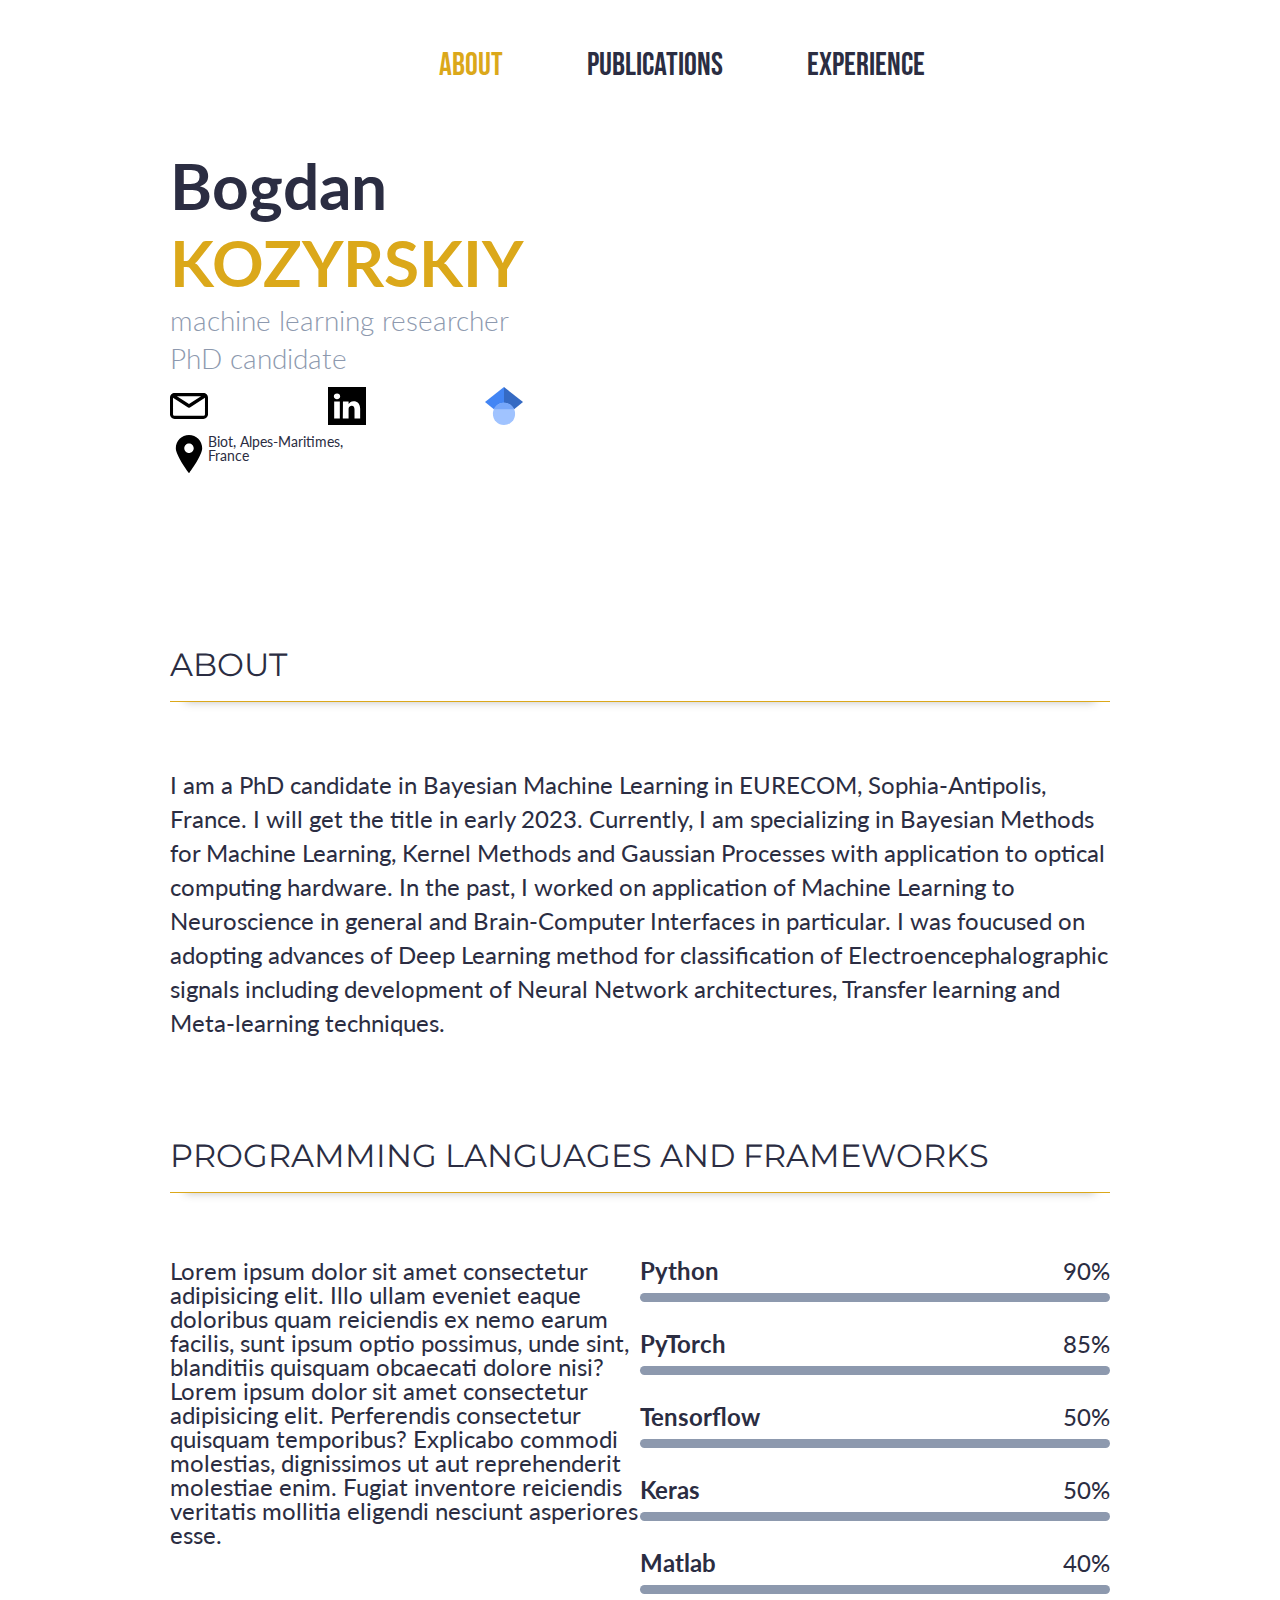
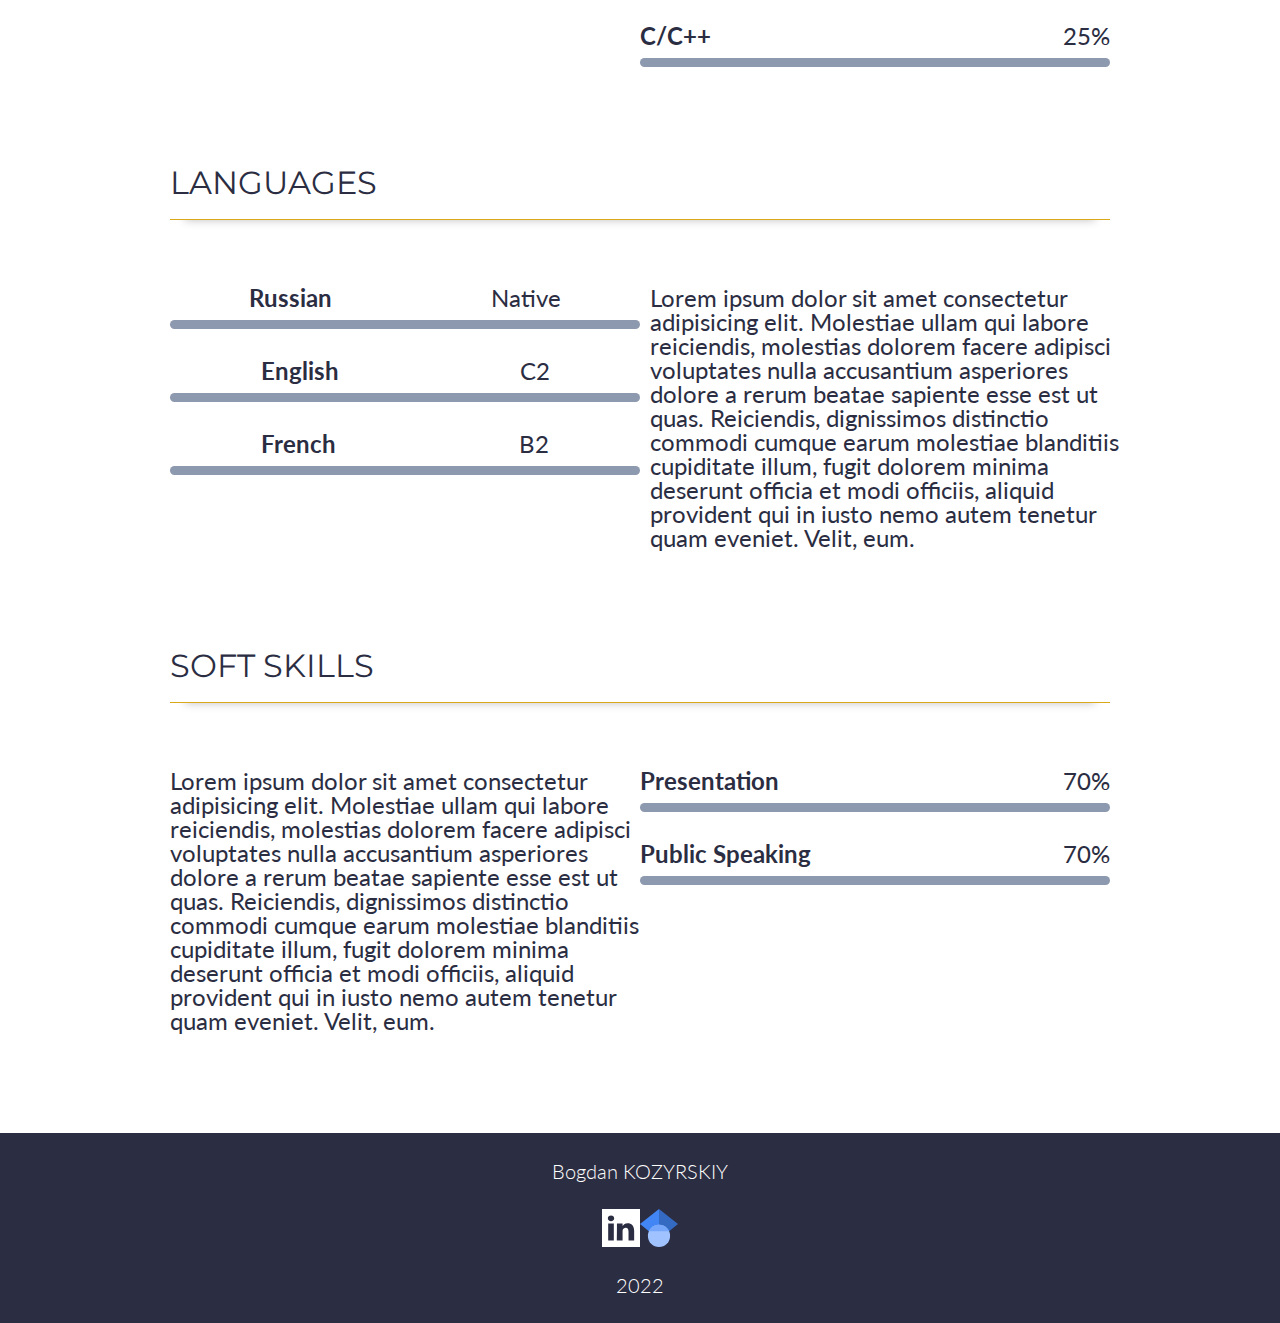
<file: index.html>
<!DOCTYPE html>
<html lang="en">

<head>
    <meta charset="UTF-8">
    <meta http-equiv="X-UA-Compatible" content="IE=edge">
    <meta name="viewport" content="width=device-width, initial-scale=1.0">
    <link rel="stylesheet" href="css/about.css">
    <link rel="shortcut icon" href="img/logo.svg" type="image/x-icon">
    <title>CV Kozyrskiy</title>
</head>

<body >
    <div class="container">
        <!-- NAVIGATION -->
        <nav class="nav">
            <ul class="nav-list">
                <li class="nav-item nav-item-about"><a href="index.html">ABOUT</a></li>
                <li class="nav-item"><a href="#">PUBLICATIONS</a></li>
                <li class="nav-item"><a href="#">EXPERIENCE</a></li>
            </ul>
        </nav>


        <!-- NAME & TAGS -->
        <section class="name-tag">
            <div class="name">Bogdan</div>
            <div class="surname">KOZYRSKIY</div>
            <div class="occupation">machine learning researcher<br>PhD candidate</div>
            <ul class="name-tag-contact">
                <li class="name-tag-mail"><a href="mailto:kozyrskiy@gmail.com" target="_blank"><img
                            src="img/email-svgrepo-com.svg" class='img-name-mail' alt="mail"></a></li>
                <li class="name-tag-linked"><a href="https://www.linkedin.com/in/bogdan-kozyrskiy-075293136/" target="_blank"><img
                            src="img/linkedin-svgrepo-com.svg" alt="linkedIn"></a></li>
                <li class="name-tag-google"><a href="https://scholar.google.com/citations?user=jk3GAs4AAAAJ&hl=ru" target="_blank"><img
                            src="img/Google_Scholar_logo.svg" alt="google-scholar"></a></li>
            </ul>
            <div class="location">
                <img src="img/location-sign-svgrepo-com.svg" alt="location" class="name-location">
                <p> Biot, Alpes-Maritimes,<br>France</p>
            </div>
        </section>

        <!-- ABOUT -->
        <section class="about">
            <h2 class="about-head">ABOUT</h2>
            <p>I am a PhD candidate in Bayesian Machine Learning in EURECOM, Sophia-Antipolis, France. I will get the title in early 2023. Currently, I am specializing in Bayesian Methods for Machine Learning, Kernel Methods and Gaussian Processes with application to optical computing hardware. In the past, I worked on  application of Machine Learning to Neuroscience in general and Brain-Computer Interfaces in particular. I was foucused on adopting  advances of Deep Learning method for classification of Electroencephalographic signals including development of Neural Network architectures, Transfer learning and Meta-learning techniques. </p>
        </section>

        <!-- PROGRAMMING -->
        <section class="programm">
            <h2>PROGRAMMING LANGUAGES AND FRAMEWORKS</h2>
            <div class="prog-grid">
                <div class="prog-text">Lorem ipsum dolor sit amet consectetur adipisicing elit. Illo ullam eveniet eaque doloribus quam reiciendis ex nemo earum facilis, sunt ipsum optio possimus, unde sint, blanditiis quisquam obcaecati dolore nisi? Lorem ipsum dolor sit amet consectetur adipisicing elit. Perferendis consectetur quisquam temporibus? Explicabo commodi molestias, dignissimos ut aut reprehenderit molestiae enim. Fugiat inventore reiciendis veritatis mollitia eligendi nesciunt asperiores esse.</div>
                <div class="prog-lang">
                    <div class="skills">
                        <div class="details">
                            <span class="bold">Python</span>
                            <span>90%</span>
                        </div>
                        <div class="bar">
                            <div id="python-bar"></div>
                        </div>
                    </div>
                    <div class="skills">
                        <div class="details">
                            <span class="bold">PyTorch</span>
                            <span>85%</span>
                        </div>
                        <div class="bar">
                            <div id="pytorch-bar"></div>
                        </div>
                    </div>
                    <div class="skills">
                        <div class="details">
                            <span class="bold">Tensorflow</span>
                            <span>50%</span>
                        </div>
                        <div class="bar">
                            <div id="tensorflow-bar"></div>
                        </div>
                    </div>
                    <div class="skills">
                        <div class="details">
                            <span class="bold">Keras</span>
                            <span>50%</span>
                        </div>
                        <div class="bar">
                            <div id="keras-bar"></div>
                        </div>
                    </div>
                    <div class="skills">
                        <div class="details">
                            <span class="bold">Matlab</span>
                            <span>40%</span>
                        </div>
                        <div class="bar">
                            <div id="matlab-bar"></div>
                        </div>
                    </div>
                    <div class="skills">
                        <div class="details">
                            <span class="bold">C/C++</span>
                            <span>25%</span>
                        </div>
                        <div class="bar">
                            <div id="c-bar"></div>
                        </div>
                    </div>
                </div>
            </div>
        </section>

        <!-- LANGUAGES -->
        <section class="languages">
            <h2>LANGUAGES</h2>
            <div class="lang-grid">
                <div class="lang-lang">
                    <div class="skills">
                        <div class="details">
                            <span class="bold">Russian</span>
                            <span>Native</span>
                        </div>
                        <div class="bar">
                            <div id="russian-bar"></div>
                        </div>
                    </div>
                    <div class="skills">
                        <div class="details">
                            <span class="bold">English</span>
                            <span>C2</span>
                        </div>
                        <div class="bar">
                            <div id="english-bar"></div>
                        </div>
                    </div>
                    <div class="skills">
                        <div class="details">
                            <span class="bold">French</span>
                            <span>B2</span>
                        </div>
                        <div class="bar">
                            <div id="french-bar"></div>
                        </div>
                    </div>
                </div>
                <div class="lang-text">
                    Lorem ipsum dolor sit amet consectetur adipisicing elit. Molestiae ullam qui labore reiciendis, molestias dolorem facere adipisci voluptates nulla accusantium asperiores dolore a rerum beatae sapiente esse est ut quas.
                    Reiciendis, dignissimos distinctio commodi cumque earum molestiae blanditiis cupiditate illum, fugit dolorem minima deserunt officia et modi officiis, aliquid provident qui in iusto nemo autem tenetur quam eveniet. Velit, eum.
                </div>
            </div>
        </section>

        <!-- SOFT SKILL -->
        <section class="soft">
            <h2>SOFT SKILLS</h2>
            <div class="soft-grid">
                <div class="soft-text">
                    Lorem ipsum dolor sit amet consectetur adipisicing elit. Molestiae ullam qui labore reiciendis, molestias dolorem facere adipisci voluptates nulla accusantium asperiores dolore a rerum beatae sapiente esse est ut quas.
                    Reiciendis, dignissimos distinctio commodi cumque earum molestiae blanditiis cupiditate illum, fugit dolorem minima deserunt officia et modi officiis, aliquid provident qui in iusto nemo autem tenetur quam eveniet. Velit, eum.
                </div>
                <div class="soft-lang">
                    <div class="skills">
                        <div class="details">
                            <span class="bold">Presentation </span>
                            <span>70%</span>
                        </div>
                        <div class="bar">
                            <div id="presentation-bar"></div>
                        </div>
                    </div>
                    <div class="skills">
                        <div class="details">
                            <span class="bold">Public Speaking</span>
                            <span>70%</span>
                        </div>
                        <div class="bar">
                            <div id="public-bar"></div>
                        </div>
                    </div>
                </div>
            </div>
        </section>

       
    </div> 
    <!-- BOTTOM -->
        <footer class="bottom">
            <p>Bogdan KOZYRSKIY</p>
            <ul class="bottom-contact">
                <li><a href="https://www.linkedin.com/in/bogdan-kozyrskiy-075293136/" target="_blank"><img
                            src="img/linkedin-svgrepo-com.svg" alt="linkedIn" class="bottom-linked"></a></li>
                <li ><a href="https://scholar.google.com/citations?user=jk3GAs4AAAAJ&hl=ru" target="_blank"><img
                            src="img/Google_Scholar_logo.svg" class="bottom-google" alt="google-scholar"></a></li>
            </ul>
            <p>2022</p>
        </footer>
</body>

</html>
</file>
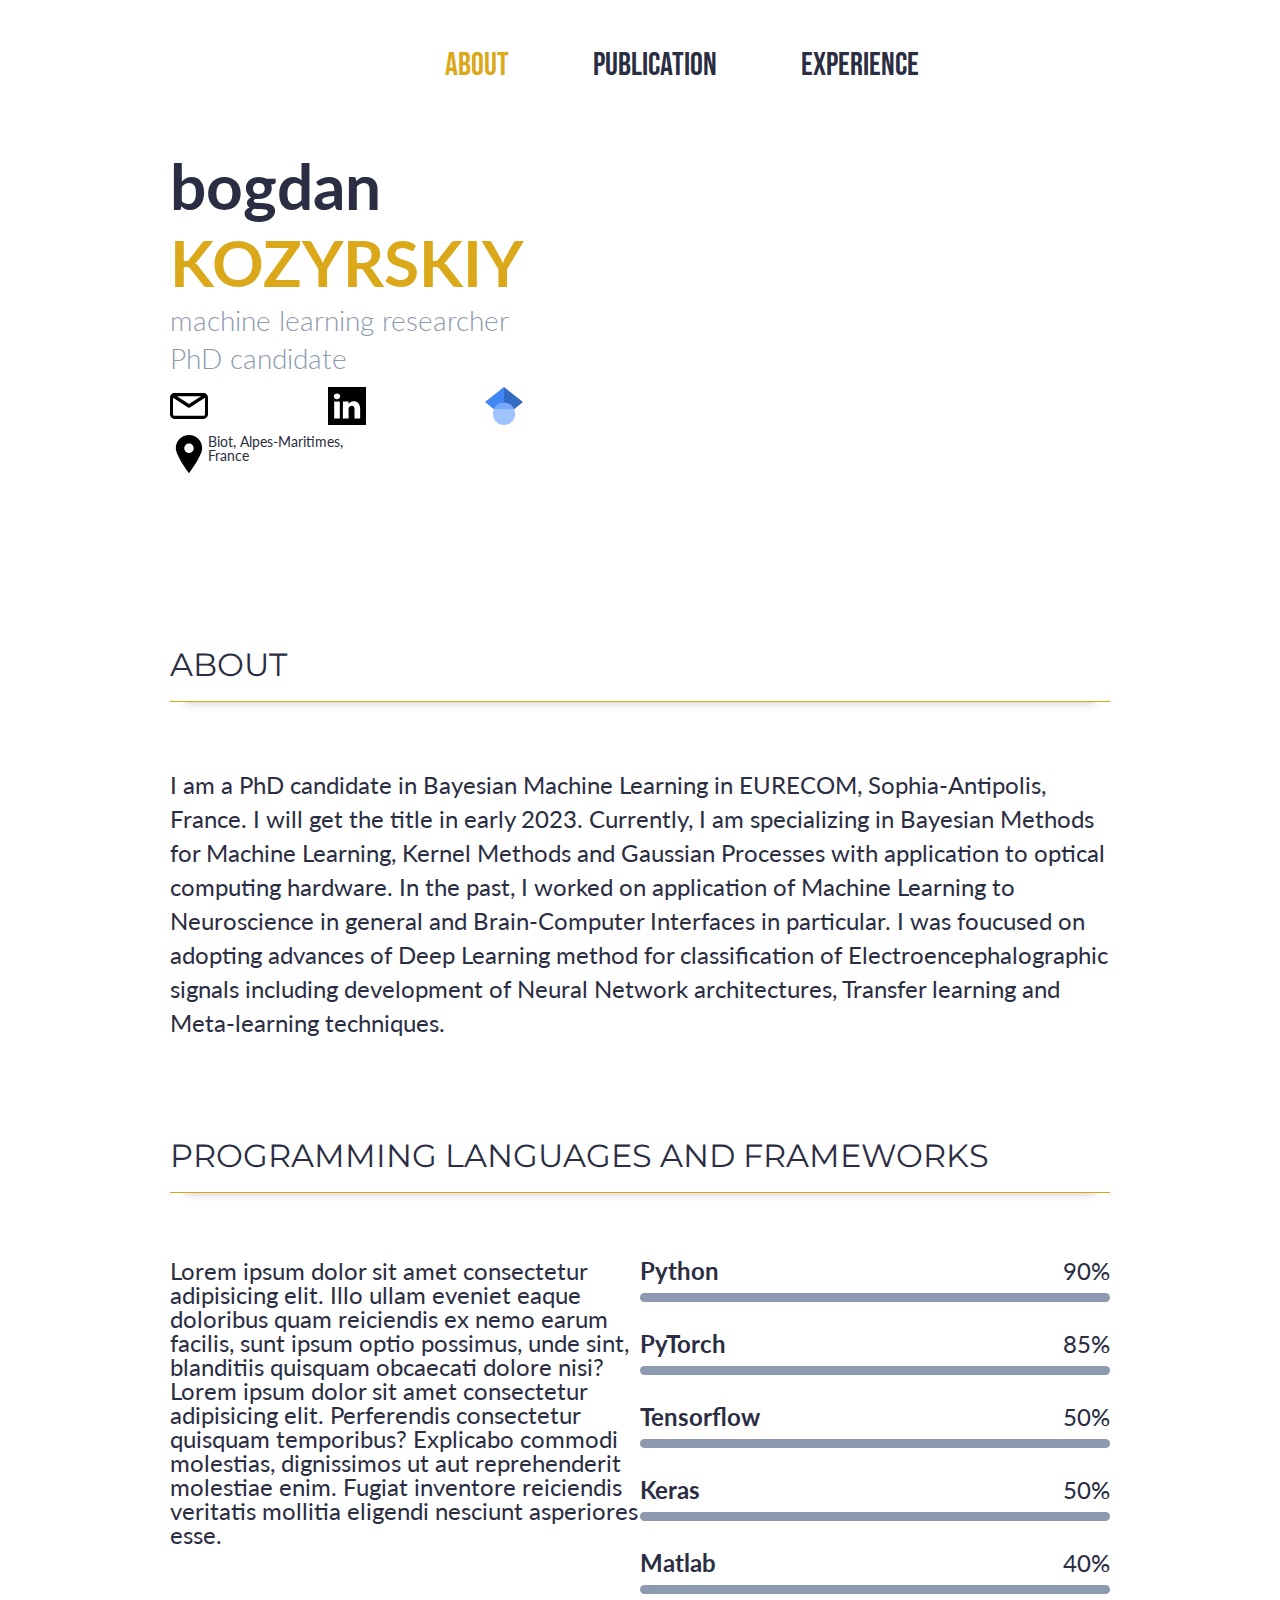
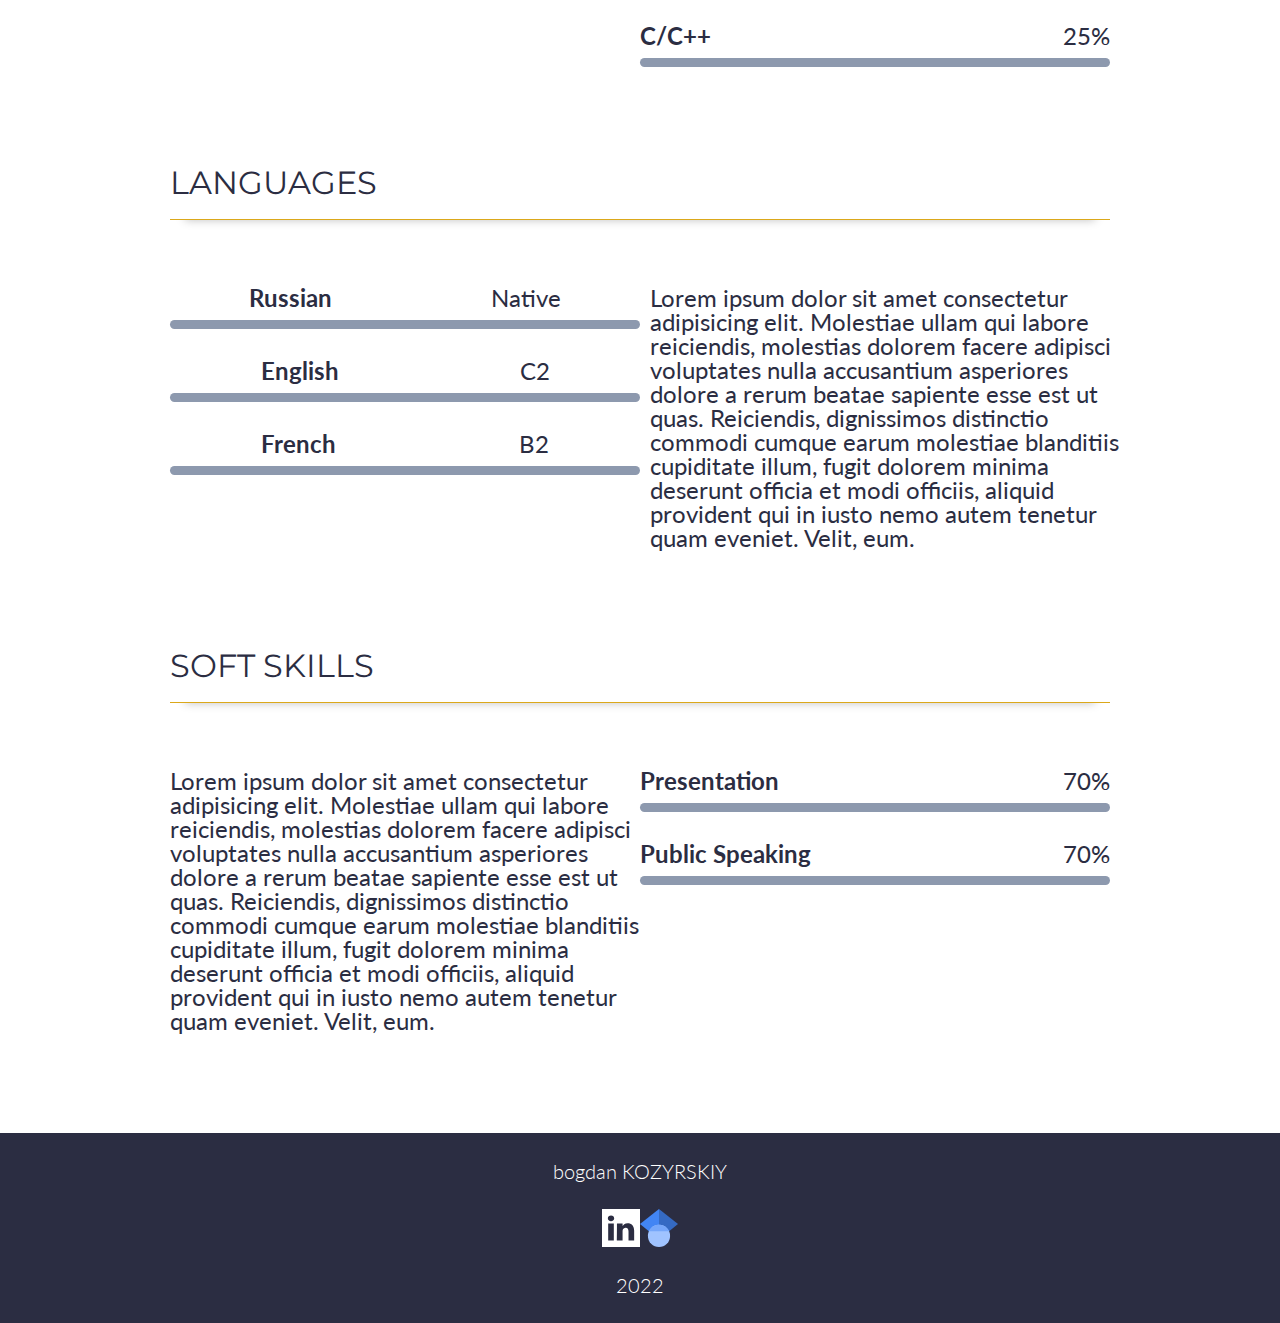
<file: about.html>
<!DOCTYPE html>
<html lang="en">

<head>
    <meta charset="UTF-8">
    <meta http-equiv="X-UA-Compatible" content="IE=edge">
    <meta name="viewport" content="width=device-width, initial-scale=1.0">
    <link rel="stylesheet" href="css/about.css">
    <link rel="shortcut icon" href="img/logo.svg" type="image/x-icon">
    <title>CV Kozyrskiy</title>
</head>

<body >
    <div class="container">
        <!-- NAVIGATION -->
        <nav class="nav">
            <ul class="nav-list">
                <li class="nav-item nav-item-about"><a href="about.html">ABOUT</a></li>
                <li class="nav-item"><a href="#">PUBLICATION</a></li>
                <li class="nav-item"><a href="#">EXPERIENCE</a></li>
            </ul>
        </nav>


        <!-- NAME & TAGS -->
        <section class="name-tag">
            <div class="name">bogdan</div>
            <div class="surname">KOZYRSKIY</div>
            <div class="occupation">machine learning researcher<br>PhD candidate</div>
            <ul class="name-tag-contact">
                <li class="name-tag-mail"><a href="mailto:kozyrskiy@gmail.com" target="_blank"><img
                            src="img/email-svgrepo-com.svg" class='img-name-mail' alt="mail"></a></li>
                <li class="name-tag-linked"><a href="https://www.linkedin.com/in/bogdan-kozyrskiy-075293136/" target="_blank"><img
                            src="img/linkedin-svgrepo-com.svg" alt="linkedIn"></a></li>
                <li class="name-tag-google"><a href="https://scholar.google.com/citations?user=jk3GAs4AAAAJ&hl=ru" target="_blank"><img
                            src="img/Google_Scholar_logo.svg" alt="google-scholar"></a></li>
            </ul>
            <div class="location">
                <img src="img/location-sign-svgrepo-com.svg" alt="location" class="name-location">
                <p> Biot, Alpes-Maritimes,<br>France</p>
            </div>
        </section>

        <!-- ABOUT -->
        <section class="about">
            <h2 class="about-head">ABOUT</h2>
            <p>I am a PhD candidate in Bayesian Machine Learning in EURECOM, Sophia-Antipolis, France. I will get the title in early 2023. Currently, I am specializing in Bayesian Methods for Machine Learning, Kernel Methods and Gaussian Processes with application to optical computing hardware. In the past, I worked on  application of Machine Learning to Neuroscience in general and Brain-Computer Interfaces in particular. I was foucused on adopting  advances of Deep Learning method for classification of Electroencephalographic signals including development of Neural Network architectures, Transfer learning and Meta-learning techniques. </p>
        </section>

        <!-- PROGRAMMING -->
        <section class="programm">
            <h2>PROGRAMMING LANGUAGES AND FRAMEWORKS</h2>
            <div class="prog-grid">
                <div class="prog-text">Lorem ipsum dolor sit amet consectetur adipisicing elit. Illo ullam eveniet eaque doloribus quam reiciendis ex nemo earum facilis, sunt ipsum optio possimus, unde sint, blanditiis quisquam obcaecati dolore nisi? Lorem ipsum dolor sit amet consectetur adipisicing elit. Perferendis consectetur quisquam temporibus? Explicabo commodi molestias, dignissimos ut aut reprehenderit molestiae enim. Fugiat inventore reiciendis veritatis mollitia eligendi nesciunt asperiores esse.</div>
                <div class="prog-lang">
                    <div class="skills">
                        <div class="details">
                            <span class="bold">Python</span>
                            <span>90%</span>
                        </div>
                        <div class="bar">
                            <div id="python-bar"></div>
                        </div>
                    </div>
                    <div class="skills">
                        <div class="details">
                            <span class="bold">PyTorch</span>
                            <span>85%</span>
                        </div>
                        <div class="bar">
                            <div id="pytorch-bar"></div>
                        </div>
                    </div>
                    <div class="skills">
                        <div class="details">
                            <span class="bold">Tensorflow</span>
                            <span>50%</span>
                        </div>
                        <div class="bar">
                            <div id="tensorflow-bar"></div>
                        </div>
                    </div>
                    <div class="skills">
                        <div class="details">
                            <span class="bold">Keras</span>
                            <span>50%</span>
                        </div>
                        <div class="bar">
                            <div id="keras-bar"></div>
                        </div>
                    </div>
                    <div class="skills">
                        <div class="details">
                            <span class="bold">Matlab</span>
                            <span>40%</span>
                        </div>
                        <div class="bar">
                            <div id="matlab-bar"></div>
                        </div>
                    </div>
                    <div class="skills">
                        <div class="details">
                            <span class="bold">C/C++</span>
                            <span>25%</span>
                        </div>
                        <div class="bar">
                            <div id="c-bar"></div>
                        </div>
                    </div>
                </div>
            </div>
        </section>

        <!-- LANGUAGES -->
        <section class="languages">
            <h2>LANGUAGES</h2>
            <div class="lang-grid">
                <div class="lang-lang">
                    <div class="skills">
                        <div class="details">
                            <span class="bold">Russian</span>
                            <span>Native</span>
                        </div>
                        <div class="bar">
                            <div id="russian-bar"></div>
                        </div>
                    </div>
                    <div class="skills">
                        <div class="details">
                            <span class="bold">English</span>
                            <span>C2</span>
                        </div>
                        <div class="bar">
                            <div id="english-bar"></div>
                        </div>
                    </div>
                    <div class="skills">
                        <div class="details">
                            <span class="bold">French</span>
                            <span>B2</span>
                        </div>
                        <div class="bar">
                            <div id="french-bar"></div>
                        </div>
                    </div>
                </div>
                <div class="lang-text">
                    Lorem ipsum dolor sit amet consectetur adipisicing elit. Molestiae ullam qui labore reiciendis, molestias dolorem facere adipisci voluptates nulla accusantium asperiores dolore a rerum beatae sapiente esse est ut quas.
                    Reiciendis, dignissimos distinctio commodi cumque earum molestiae blanditiis cupiditate illum, fugit dolorem minima deserunt officia et modi officiis, aliquid provident qui in iusto nemo autem tenetur quam eveniet. Velit, eum.
                </div>
            </div>
        </section>

        <!-- SOFT SKILL -->
        <section class="soft">
            <h2>SOFT SKILLS</h2>
            <div class="soft-grid">
                <div class="soft-text">
                    Lorem ipsum dolor sit amet consectetur adipisicing elit. Molestiae ullam qui labore reiciendis, molestias dolorem facere adipisci voluptates nulla accusantium asperiores dolore a rerum beatae sapiente esse est ut quas.
                    Reiciendis, dignissimos distinctio commodi cumque earum molestiae blanditiis cupiditate illum, fugit dolorem minima deserunt officia et modi officiis, aliquid provident qui in iusto nemo autem tenetur quam eveniet. Velit, eum.
                </div>
                <div class="soft-lang">
                    <div class="skills">
                        <div class="details">
                            <span class="bold">Presentation </span>
                            <span>70%</span>
                        </div>
                        <div class="bar">
                            <div id="presentation-bar"></div>
                        </div>
                    </div>
                    <div class="skills">
                        <div class="details">
                            <span class="bold">Public Speaking</span>
                            <span>70%</span>
                        </div>
                        <div class="bar">
                            <div id="public-bar"></div>
                        </div>
                    </div>
                </div>
            </div>
        </section>

       
    </div> 
    <!-- BOTTOM -->
        <footer class="bottom">
            <p>bogdan KOZYRSKIY</p>
            <ul class="bottom-contact">
                <li><a href="https://www.linkedin.com/in/bogdan-kozyrskiy-075293136/" target="_blank"><img
                            src="img/linkedin-svgrepo-com.svg" alt="linkedIn" class="bottom-linked"></a></li>
                <li ><a href="https://scholar.google.com/citations?user=jk3GAs4AAAAJ&hl=ru" target="_blank"><img
                            src="img/Google_Scholar_logo.svg" class="bottom-google" alt="google-scholar"></a></li>
            </ul>
            <p>2022</p>
        </footer>
</body>

</html>
</file>
<file: css/about.css>
@charset "UTF-8";
/*Обнуление*/
@import url("https://fonts.googleapis.com/css2?family=Bebas+Neue&family=Lato:wght@300;400;700;900&family=Montserrat&display=swap");
* {
  padding: 0;
  margin: 0;
  border: 0;
}

*, *:before, *:after {
  box-sizing: border-box;
}

*:focus, *:active {
  outline: none;
}

a:focus, a:active {
  outline: none;
}

nav, footer, header, aside {
  display: block;
}

html, body {
  height: 100%;
  width: 100%;
  font-size: 100%;
  line-height: 1;
  font-size: 14px;
  -ms-text-size-adjust: 100%;
  -moz-text-size-adjust: 100%;
  -webkit-text-size-adjust: 100%;
}

input, button, textarea {
  font-family: inherit;
}

input::-ms-clear {
  display: none;
}

button {
  cursor: pointer;
}

button::-moz-focus-inner {
  padding: 0;
  border: 0;
}

a, a:visited {
  text-decoration: none;
}

a:hover {
  text-decoration: none;
  color: black;
}

ul li {
  list-style: none;
}

img {
  vertical-align: top;
}

h1, h2, h3, h4, h5, h6 {
  font-size: inherit;
  font-weight: 400;
}

/*--------------------*/
.grid::before {
  content: "";
  position: fixed;
  top: 0;
  right: 0;
  bottom: 0;
  left: 0;
  pointer-events: none;
  --grid-color: rgb(255 0 0 / 0.2);
  --grid-sides: 25px;
  --grid-gutter: 20px;
  --grid-columns: 4;
  --grid-column-width: calc(
      (100% - var(--grid-gutter) * var(--grid-columns)) / var(--grid-columns)
  );
  border: solid transparent;
  border-width: 0 calc(var(--grid-sides) - var(--grid-gutter) / 2);
  background-image: repeating-linear-gradient(to right, transparent 0, transparent calc(var(--grid-gutter) / 2), var(--grid-color) calc(var(--grid-gutter) / 2), var(--grid-color) calc(var(--grid-column-width) + var(--grid-gutter) / 2), transparent calc(var(--grid-column-width) + var(--grid-gutter) / 2), transparent calc(var(--grid-column-width) + var(--grid-gutter)));
  background-repeat: no-repeat;
}

@media (min-width: 736px) {
  .grid::before {
    --grid-sides: 50px;
    --grid-gutter: 20px;
    --grid-columns: 5;
  }
}
@media (min-width: 997px) {
  .grid::before {
    --grid-sides: 170px;
    --grid-gutter: 20px;
    --grid-columns: 8;
  }
}
.container {
  color: #2B2D42;
}

.nav {
  font-family: "Bebas Neue", cursive;
}
.nav .nav-list {
  display: flex;
  flex-direction: row;
  justify-content: center;
  margin-top: 50px;
}
.nav .nav-list .nav-item a {
  color: #2B2D42;
}
.nav .nav-list .nav-item-about a {
  color: #DBA81A;
}

.name-tag {
  display: grid;
  font-family: "Lato", sans-serif;
}
.name-tag .name {
  font-weight: 700;
  font-size: 64px;
  line-height: 77px;
}
.name-tag .surname {
  font-weight: 700;
  font-size: 64px;
  line-height: 77px;
  color: #DBA81A;
}
.name-tag .occupation {
  font-weight: 300;
  font-size: 28px;
  line-height: 38px;
  color: #8D99AE;
}
.name-tag .name-tag-contact li {
  display: inline-block;
}
.name-tag .name-tag-contact .name-tag-mail {
  width: 38px;
  height: 38px;
}
.name-tag .name-tag-contact .name-tag-linked {
  width: 38px;
  height: 38px;
}
.name-tag .name-tag-contact .name-tag-google {
  width: 38px;
  height: 38px;
}
.name-tag .location {
  display: flex;
}
.name-tag .location .name-location {
  width: 38px;
  height: 38px;
}

h2 {
  display: block;
  font-family: "Montserrat", sans-serif;
  font-size: 32px;
  padding-bottom: 20px;
  border-bottom: 1px solid #DBA81A;
  box-shadow: 0px 15px 10px -15px rgba(0, 0, 0, 0.25);
}

.about p {
  font-family: "Lato", sans-serif;
  font-weight: 400;
  font-size: 24px;
  line-height: 34px;
}

.programm .skills:not(:last-child) {
  margin-bottom: 30px;
}
.programm .details {
  width: 100%;
  display: flex;
  justify-content: space-between;
  margin-bottom: 10px;
}
.programm .bar {
  position: relative;
  background-color: #8D99AE;
  border-radius: 20px;
}
.programm .bar div {
  position: relative;
  width: 0;
  height: 9px;
  border-radius: 10px;
  background-color: #DBA81A;
}
.programm #python-bar {
  -webkit-animation: python-fill 2s forwards;
          animation: python-fill 2s forwards;
}
@-webkit-keyframes python-fill {
  100% {
    width: 90%;
  }
}
@keyframes python-fill {
  100% {
    width: 90%;
  }
}
.programm #pytorch-bar {
  -webkit-animation: pytorch-fill 2s forwards;
          animation: pytorch-fill 2s forwards;
}
@-webkit-keyframes pytorch-fill {
  100% {
    width: 85%;
  }
}
@keyframes pytorch-fill {
  100% {
    width: 85%;
  }
}
.programm #tensorflow-bar {
  -webkit-animation: tensorflow-fill 2s forwards;
          animation: tensorflow-fill 2s forwards;
}
@-webkit-keyframes tensorflow-fill {
  100% {
    width: 50%;
  }
}
@keyframes tensorflow-fill {
  100% {
    width: 50%;
  }
}
.programm #keras-bar {
  -webkit-animation: keras-fill 2s forwards;
          animation: keras-fill 2s forwards;
}
@-webkit-keyframes keras-fill {
  100% {
    width: 50%;
  }
}
@keyframes keras-fill {
  100% {
    width: 50%;
  }
}
.programm #matlab-bar {
  -webkit-animation: matlab-fill 2s forwards;
          animation: matlab-fill 2s forwards;
}
@-webkit-keyframes matlab-fill {
  100% {
    width: 40%;
  }
}
@keyframes matlab-fill {
  100% {
    width: 40%;
  }
}
.programm #c-bar {
  -webkit-animation: c-fill 2s forwards;
          animation: c-fill 2s forwards;
}
@-webkit-keyframes c-fill {
  100% {
    width: 25%;
  }
}
@keyframes c-fill {
  100% {
    width: 25%;
  }
}

.prog-grid {
  font-family: "Lato", sans-serif;
  font-size: 24px;
  display: grid;
}
.prog-grid .bold {
  font-weight: 700;
}

.languages .skills:not(:last-child) {
  margin-bottom: 30px;
}
.languages .details {
  width: 100%;
  display: flex;
  justify-content: space-around;
  margin-bottom: 10px;
}
.languages .bar {
  position: relative;
  background-color: #8D99AE;
  border-radius: 20px;
}
.languages .bar div {
  position: relative;
  width: 0;
  height: 9px;
  border-radius: 10px;
  background-color: #D90429;
}
.languages #russian-bar {
  -webkit-animation: russian-fill 2s forwards;
          animation: russian-fill 2s forwards;
}
@-webkit-keyframes russian-fill {
  100% {
    width: 100%;
  }
}
@keyframes russian-fill {
  100% {
    width: 100%;
  }
}
.languages #english-bar {
  -webkit-animation: english-fill 2s forwards;
          animation: english-fill 2s forwards;
}
@-webkit-keyframes english-fill {
  100% {
    width: 90%;
  }
}
@keyframes english-fill {
  100% {
    width: 90%;
  }
}
.languages #french-bar {
  -webkit-animation: french-fill 2s forwards;
          animation: french-fill 2s forwards;
}
@-webkit-keyframes french-fill {
  100% {
    width: 50%;
  }
}
@keyframes french-fill {
  100% {
    width: 50%;
  }
}

.lang-grid {
  font-family: "Lato", sans-serif;
  font-size: 24px;
  display: grid;
}
.lang-grid .bold {
  font-weight: 700;
}

.soft .skills:not(:last-child) {
  margin-bottom: 30px;
}
.soft .details {
  width: 100%;
  display: flex;
  justify-content: space-between;
  margin-bottom: 10px;
}
.soft .bar {
  position: relative;
  background-color: #8D99AE;
  border-radius: 20px;
}
.soft .bar div {
  position: relative;
  width: 0;
  height: 9px;
  border-radius: 10px;
  background-color: #DBA81A;
}
.soft #presentation-bar {
  -webkit-animation: presentation-fill 2s forwards;
          animation: presentation-fill 2s forwards;
}
@-webkit-keyframes presentation-fill {
  100% {
    width: 70%;
  }
}
@keyframes presentation-fill {
  100% {
    width: 70%;
  }
}
.soft #public-bar {
  -webkit-animation: public-fill 2s forwards;
          animation: public-fill 2s forwards;
}
@-webkit-keyframes public-fill {
  100% {
    width: 70%;
  }
}
@keyframes public-fill {
  100% {
    width: 70%;
  }
}

.soft-grid {
  font-family: "Lato", sans-serif;
  font-size: 24px;
  display: grid;
}
.soft-grid .bold {
  font-weight: 700;
}

.bottom {
  height: 190px;
  background-color: #2B2D42;
  display: flex;
  flex-direction: column;
  justify-content: space-evenly;
  align-items: center;
}
.bottom p {
  font-family: "Lato", sans-serif;
  font-style: normal;
  font-weight: 300;
  font-size: 20px;
  line-height: 24px;
  color: #FFFFFF;
}
.bottom .bottom-contact {
  display: flex;
  flex-direction: row;
}
.bottom .bottom-linked {
  width: 38px;
  height: 38px;
  filter: invert(100%) sepia(64%) saturate(2%) hue-rotate(217deg) brightness(111%) contrast(100%);
}
.bottom .bottom-google {
  width: 38px;
  height: 38px;
  color: #FFFFFF;
}

@media (min-width: 997px) {
  .container {
    margin: 0 170px;
  }
  .nav {
    font-size: 32px;
  }
  .nav .nav-item {
    padding-left: 84px;
  }
  .name-tag {
    grid-template-columns: repeat(2, -webkit-max-content);
    grid-template-columns: repeat(2, max-content);
    grid-template-rows: repeat(5, -webkit-max-content);
    grid-template-rows: repeat(5, max-content);
    -moz-column-gap: 360px;
         column-gap: 360px;
    padding-top: 65px;
    padding-bottom: 110px;
  }
  .name-tag .surname {
    grid-row: 2/3;
  }
  .name-tag .occupation {
    grid-row: 3/4;
  }
  .name-tag .name-tag-contact {
    grid-column: 1/2;
    grid-row: 4/5;
    display: flex;
    justify-content: space-between;
    padding: 10px 0;
  }
  .name-tag .location {
    grid-column: 1/2;
    grid-row: 5/6;
  }
  .about {
    margin-top: 66px;
    margin-bottom: 100px;
  }
  .about p {
    margin-top: 66px;
  }
  .programm {
    margin-bottom: 100px;
  }
  .prog-grid {
    margin-top: 66px;
    grid-template-columns: minmax(50%, 50%) minmax(50%, 50%);
  }
  .languages {
    margin-bottom: 100px;
  }
  .lang-grid {
    margin-top: 66px;
    grid-template-columns: minmax(50%, 50%) minmax(50%, 50%);
    gap: 10px;
  }
  .soft {
    margin-bottom: 100px;
  }
  .soft .soft-grid {
    margin-top: 66px;
    margin-bottom: 80px;
    grid-template-columns: minmax(50%, 50%) minmax(50%, 50%);
  }
}
@media (min-width: 736px) and (max-width: 996px) {
  .container {
    margin: 0 50px;
  }
  .nav {
    font-size: 32px;
  }
  .nav .nav-item {
    padding-left: 53px;
  }
  .name-tag {
    grid-template-columns: repeat(2, -webkit-max-content);
    grid-template-columns: repeat(2, max-content);
    grid-template-rows: repeat(5, -webkit-max-content);
    grid-template-rows: repeat(5, max-content);
    -moz-column-gap: 22%;
         column-gap: 22%;
    padding-top: 35px;
    padding-bottom: 60px;
  }
  .name-tag .surname {
    grid-row: 2/3;
  }
  .name-tag .occupation {
    font-size: 24px;
    grid-row: 3/4;
  }
  .name-tag .name-tag-contact {
/*    here  */
    grid-column: 1/2;
    grid-row: 4/5;
    display: flex;
    justify-content: space-between;
    padding: 10px 0;
  }
  .name-tag .location {
    grid-column: 1/2;
    grid-row: 5/6;
    align-items: center;
  }
  h2 {
    font-size: 24px;
    padding-bottom: 10px;
  }
  .about {
    margin-bottom: 100px;
  }
  .about p {
    font-size: 20px;
    margin-top: 20px;
  }
  .programm {
    margin-bottom: 100px;
  }
  .prog-grid {
    margin-top: 20px;
    font-size: 20px;
    line-height: 30px;
    gap: 10px;
  }
  .languages {
    margin-bottom: 100px;
  }
  .lang-grid {
    margin-top: 20px;
    font-size: 20px;
    line-height: 30px;
    gap: 10px;
    grid-template-rows: -webkit-max-content;
    grid-template-rows: max-content;
  }
  .soft {
    margin-bottom: 100px;
  }
  .soft-grid {
    margin-top: 20px;
    font-size: 20px;
    line-height: 30px;
    gap: 10px;
    grid-template-rows: -webkit-max-content;
    grid-template-rows: max-content;
  }
}
@media (max-width: 735px) {
  .container {
    margin: 0 25px;
  }
  .nav {
    font-size: 24px;
  }
  .nav .nav-item {
    padding-left: 30px;
  }
  .name-tag {
    grid-template-rows: repeat(5, -webkit-max-content);
    grid-template-rows: repeat(5, max-content);
    padding-top: 35px;
    padding-bottom: 60px;
  }
  .name-tag .name {
    font-size: 50px;
  }
  .name-tag .surname {
    font-size: 55px;
    grid-row: 2/3;
  }
  .name-tag .occupation {
    font-size: 22px;
    line-height: 26px;
    grid-row: 3/4;
  }
  .name-tag .name-tag-contact {
    padding-top: 15px;
    grid-row: 4/5;
    display: flex;
    flex-direction: row;
    align-items: center;
    justify-content: space-evenly;
  }
  .name-tag .location {
    padding-top: 15px;
    grid-row: 5/6;
    align-items: center;
    justify-content: center;
  }
  h2 {
    font-size: 22px;
    padding-bottom: 10px;
  }
  .about {
    margin-bottom: 20px;
  }
  .about p {
    margin-top: 20px;
    font-size: 18px;
    line-height: 22px;
  }
  .programm {
    margin-bottom: 20px;
  }
  .prog-grid {
    margin-top: 20px;
    font-size: 18px;
    line-height: 22px;
    gap: 10px;
  }
  .languages {
    margin-bottom: 20px;
  }
  .lang-grid {
    margin-top: 20px;
    font-size: 18px;
    line-height: 22px;
    grid-template-rows: -webkit-max-content;
    grid-template-rows: max-content;
    gap: 10px;
  }
  .soft {
    margin-bottom: 20px;
  }
  .soft-grid {
    margin-top: 20px;
    font-size: 18px;
    margin-bottom: 80px;
    line-height: 22px;
    grid-template-rows: -webkit-max-content;
    grid-template-rows: max-content;
    gap: 10px;
  }
}/*# sourceMappingURL=about.css.map */
</file>
